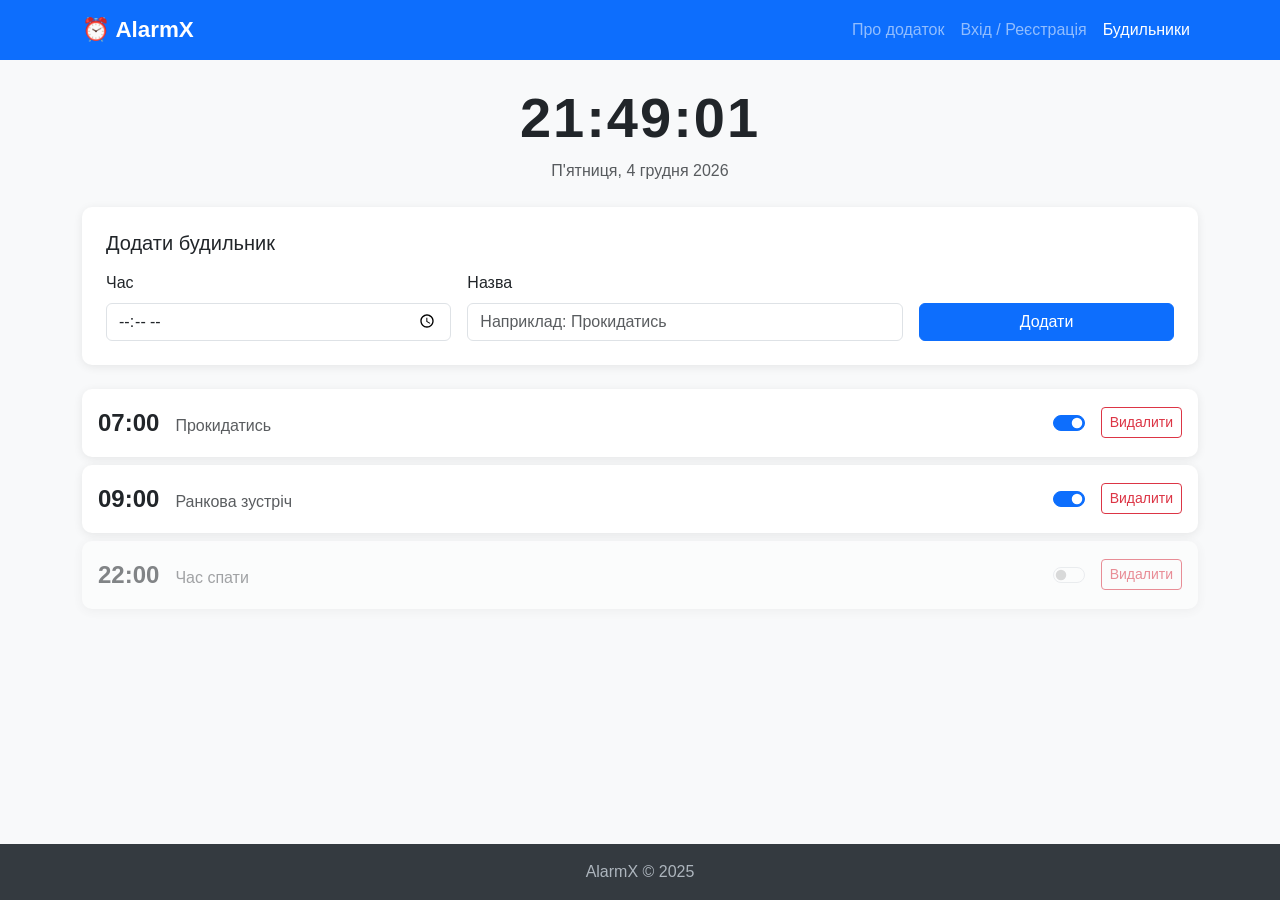
<file: index.html>
<!DOCTYPE html>
<html lang="uk">
<head>
    <meta charset="UTF-8">
    <meta name="viewport" content="width=device-width, initial-scale=1.0">
    <title>Будильники — AlarmX</title>
    <link rel="stylesheet" href="https://cdn.jsdelivr.net/npm/bootstrap@5.3.3/dist/css/bootstrap.min.css">
    <link rel="stylesheet" href="css/style.css">
</head>
<body>

<nav class="navbar navbar-expand-lg navbar-dark bg-primary">
    <div class="container">
        <a class="navbar-brand" href="about.html">⏰ AlarmX</a>
        <button class="navbar-toggler" type="button" data-bs-toggle="collapse" data-bs-target="#navMenu">
            <span class="navbar-toggler-icon"></span>
        </button>
        <div class="collapse navbar-collapse" id="navMenu">
            <ul class="navbar-nav ms-auto">
                <li class="nav-item"><a class="nav-link" href="about.html">Про додаток</a></li>
                <li class="nav-item" id="navLogin"><a class="nav-link" href="login.html">Вхід / Реєстрація</a></li>
                <li class="nav-item" id="navProfile" style="display:none"><a class="nav-link" href="profile.html">Профіль</a></li>
                <li class="nav-item"><a class="nav-link active" href="index.html">Будильники</a></li>
                <li class="nav-item" id="navLogout" style="display:none"><a class="nav-link" href="#">Вийти</a></li>
            </ul>
        </div>
    </div>
</nav>

<div class="container mt-4">

    <div class="text-center mb-4">
        <h1 id="clock">00:00:00</h1>
        <p id="clock-date" class="text-muted"></p>
    </div>

    <div class="card p-4 mb-4">
        <h5 class="mb-3">Додати будильник</h5>
        <div class="row g-3">
            <div class="col-md-4">
                <label class="form-label">Час</label>
                <input type="time" class="form-control" id="inputTime">
            </div>
            <div class="col-md-5">
                <label class="form-label">Назва</label>
                <input type="text" class="form-control" id="inputLabel" placeholder="Наприклад: Прокидатись">
            </div>
            <div class="col-md-3 d-flex align-items-end">
                <button class="btn btn-primary w-100" id="addBtn">Додати</button>
            </div>
        </div>
    </div>

    <div id="alarmList"></div>

</div>

<footer>
    <p class="mb-0">AlarmX &copy; 2025</p>
</footer>

<script src="https://cdn.jsdelivr.net/npm/bootstrap@5.3.3/dist/js/bootstrap.bundle.min.js"></script>
<script src="js/storage.js"></script>
<script src="js/nav.js"></script>
<script src="js/alarms-model.js"></script>
<script src="js/alarms-view.js"></script>
<script src="js/alarms-controller.js"></script>
<script src="js/app.js"></script>
</body>
</html>
</file>
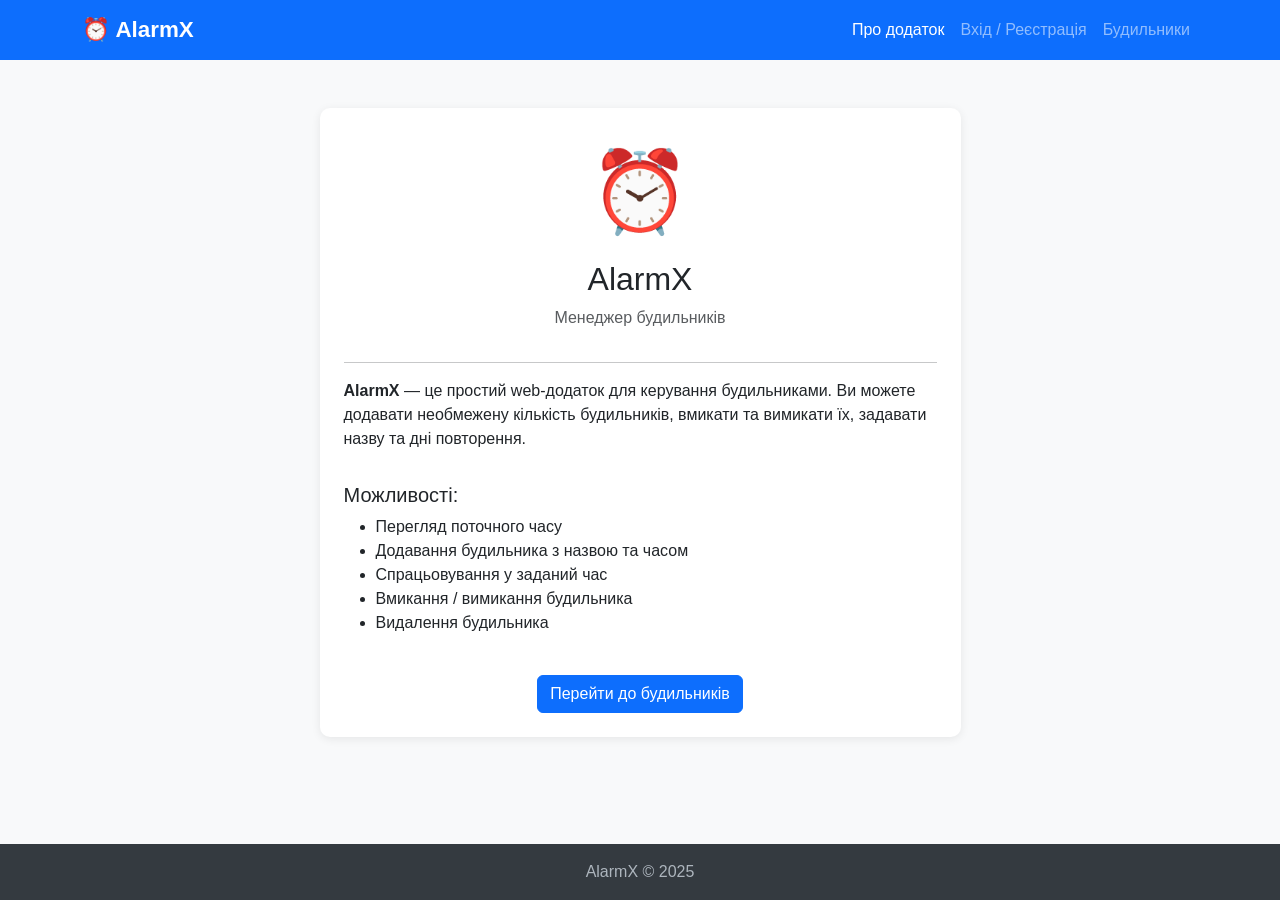
<file: about.html>
<!DOCTYPE html>
<html lang="uk">
<head>
    <meta charset="UTF-8">
    <meta name="viewport" content="width=device-width, initial-scale=1.0">
    <title>Про додаток — AlarmX</title>
    <link rel="stylesheet" href="https://cdn.jsdelivr.net/npm/bootstrap@5.3.3/dist/css/bootstrap.min.css">
    <link rel="stylesheet" href="css/style.css">
</head>
<body>

<nav class="navbar navbar-expand-lg navbar-dark bg-primary">
    <div class="container">
        <a class="navbar-brand" href="about.html">⏰ AlarmX</a>
        <button class="navbar-toggler" type="button" data-bs-toggle="collapse" data-bs-target="#navMenu">
            <span class="navbar-toggler-icon"></span>
        </button>
        <div class="collapse navbar-collapse" id="navMenu">
            <ul class="navbar-nav ms-auto">
                <li class="nav-item"><a class="nav-link active" href="about.html">Про додаток</a></li>
                <li class="nav-item" id="navLogin"><a class="nav-link" href="login.html">Вхід / Реєстрація</a></li>
                <li class="nav-item" id="navProfile" style="display:none"><a class="nav-link" href="profile.html">Профіль</a></li>
                <li class="nav-item"><a class="nav-link" href="index.html">Будильники</a></li>
                <li class="nav-item" id="navLogout" style="display:none"><a class="nav-link" href="#">Вийти</a></li>
            </ul>
        </div>
    </div>
</nav>

<div class="container mt-5">
    <div class="row justify-content-center">
        <div class="col-md-7">
            <div class="card p-4 text-center">

                <div style="font-size: 5rem;">⏰</div>
                <h2 class="mt-2">AlarmX</h2>
                <p class="text-muted">Менеджер будильників</p>

                <hr>

                <p class="text-start">
                    <strong>AlarmX</strong> — це простий web-додаток для керування будильниками.
                    Ви можете додавати необмежену кількість будильників, вмикати та вимикати їх,
                    задавати назву та дні повторення.
                </p>

                <h5 class="text-start mt-3">Можливості:</h5>
                <ul class="text-start">
                    <li>Перегляд поточного часу</li>
                    <li>Додавання будильника з назвою та часом</li>
                    <li>Спрацьовування у заданий час</li>
                    <li>Вмикання / вимикання будильника</li>
                    <li>Видалення будильника</li>
                </ul>

                <div class="mt-4">
                    <a href="index.html" class="btn btn-primary">Перейти до будильників</a>
                </div>

            </div>
        </div>
    </div>
</div>

<footer>
    <p class="mb-0">AlarmX &copy; 2025</p>
</footer>

<script src="https://cdn.jsdelivr.net/npm/bootstrap@5.3.3/dist/js/bootstrap.bundle.min.js"></script>
<script src="js/storage.js"></script>
<script src="js/nav.js"></script>
</body>
</html>
</file>
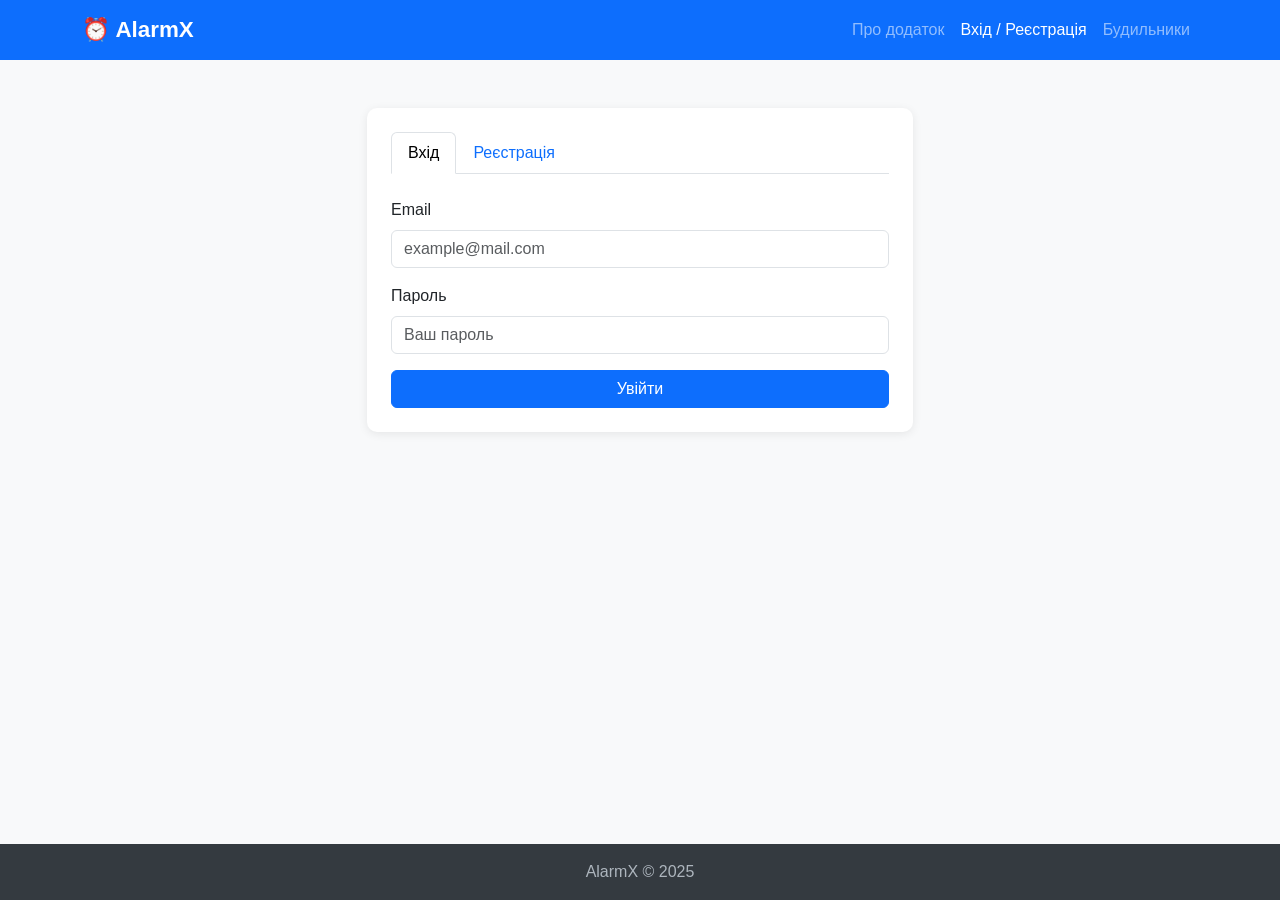
<file: login.html>
<!DOCTYPE html>
<html lang="uk">
<head>
    <meta charset="UTF-8">
    <meta name="viewport" content="width=device-width, initial-scale=1.0">
    <title>Вхід / Реєстрація — AlarmX</title>
    <link rel="stylesheet" href="https://cdn.jsdelivr.net/npm/bootstrap@5.3.3/dist/css/bootstrap.min.css">
    <link rel="stylesheet" href="css/style.css">
</head>
<body>

<nav class="navbar navbar-expand-lg navbar-dark bg-primary">
    <div class="container">
        <a class="navbar-brand" href="about.html">⏰ AlarmX</a>
        <button class="navbar-toggler" type="button" data-bs-toggle="collapse" data-bs-target="#navMenu">
            <span class="navbar-toggler-icon"></span>
        </button>
        <div class="collapse navbar-collapse" id="navMenu">
            <ul class="navbar-nav ms-auto">
                <li class="nav-item"><a class="nav-link" href="about.html">Про додаток</a></li>
                <li class="nav-item" id="navLogin"><a class="nav-link active" href="login.html">Вхід / Реєстрація</a></li>
                <li class="nav-item" id="navProfile" style="display:none"><a class="nav-link" href="profile.html">Профіль</a></li>
                <li class="nav-item"><a class="nav-link" href="index.html">Будильники</a></li>
                <li class="nav-item" id="navLogout" style="display:none"><a class="nav-link" href="#">Вийти</a></li>
            </ul>
        </div>
    </div>
</nav>

<div class="container mt-5">
    <div class="row justify-content-center">
        <div class="col-md-6">
            <div class="card p-4">

                <ul class="nav nav-tabs mb-4">
                    <li class="nav-item">
                        <button class="nav-link active" id="loginTab" onclick="showTab('login')">Вхід</button>
                    </li>
                    <li class="nav-item">
                        <button class="nav-link" id="registerTab" onclick="showTab('register')">Реєстрація</button>
                    </li>
                </ul>

                <form id="loginForm">
                    <div id="loginMsg" class="alert" style="display:none"></div>
                    <div class="mb-3">
                        <label class="form-label">Email</label>
                        <input type="email" class="form-control" id="loginEmail" placeholder="example@mail.com" required>
                    </div>
                    <div class="mb-3">
                        <label class="form-label">Пароль</label>
                        <input type="password" class="form-control" id="loginPassword" placeholder="Ваш пароль" required>
                    </div>
                    <div class="d-grid">
                        <button type="submit" class="btn btn-primary">Увійти</button>
                    </div>
                </form>

                <form id="registerForm" style="display: none;">
                    <div id="registerMsg" class="alert" style="display:none"></div>
                    <div class="mb-3">
                        <label class="form-label">Ім'я</label>
                        <input type="text" class="form-control" id="regName" placeholder="Введіть ваше ім'я" required>
                    </div>
                    <div class="mb-3">
                        <label class="form-label">Email</label>
                        <input type="email" class="form-control" id="regEmail" placeholder="example@mail.com" required>
                    </div>
                    <div class="mb-3">
                        <label class="form-label">Стать</label>
                        <select class="form-select" id="regGender" required>
                            <option value="" disabled selected>Оберіть стать</option>
                            <option value="Чоловіча">Чоловіча</option>
                            <option value="Жіноча">Жіноча</option>
                            <option value="Не вказувати">Не вказувати</option>
                        </select>
                    </div>
                    <div class="mb-3">
                        <label class="form-label">Дата народження</label>
                        <input type="date" class="form-control" id="regBirth" required>
                    </div>
                    <div class="mb-3">
                        <label class="form-label">Пароль</label>
                        <input type="password" class="form-control" id="regPassword" placeholder="Мінімум 8 символів" required>
                    </div>
                    <div class="d-grid">
                        <button type="submit" class="btn btn-primary">Зареєструватись</button>
                    </div>
                </form>

            </div>
        </div>
    </div>
</div>

<footer>
    <p class="mb-0 text-center">AlarmX &copy; 2025</p>
</footer>

<script src="https://cdn.jsdelivr.net/npm/bootstrap@5.3.3/dist/js/bootstrap.bundle.min.js"></script>
<script src="js/storage.js"></script>
<script src="js/nav.js"></script>
<script src="js/auth.js"></script>
</body>
</html>
</file>
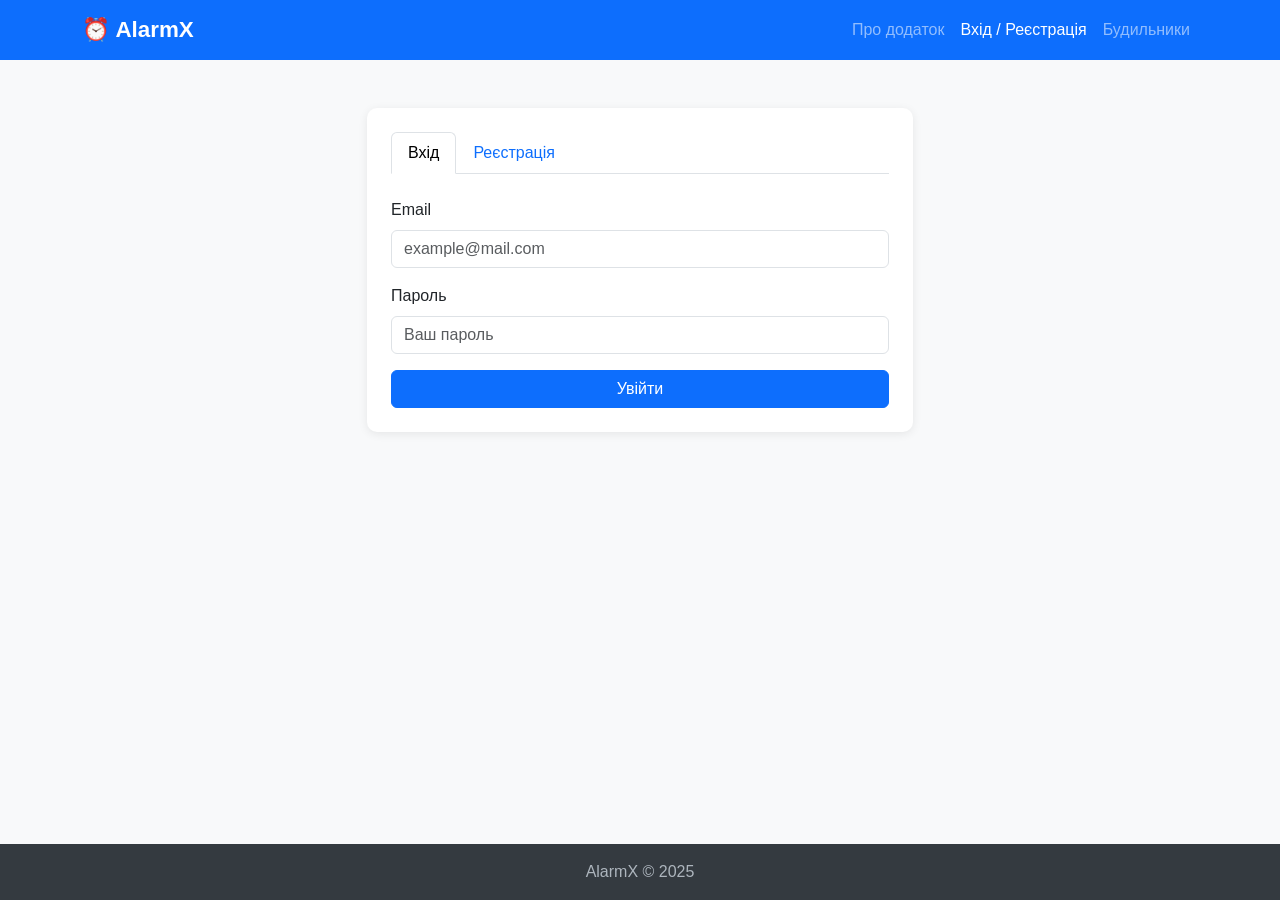
<file: profile.html>
<!DOCTYPE html>
<html lang="uk">
<head>
    <meta charset="UTF-8">
    <meta name="viewport" content="width=device-width, initial-scale=1.0">
    <title>Профіль — AlarmX</title>
    <link rel="stylesheet" href="https://cdn.jsdelivr.net/npm/bootstrap@5.3.3/dist/css/bootstrap.min.css">
    <link rel="stylesheet" href="css/style.css">
</head>
<body>

<nav class="navbar navbar-expand-lg navbar-dark bg-primary">
    <div class="container">
        <a class="navbar-brand" href="about.html">⏰ AlarmX</a>
        <button class="navbar-toggler" type="button" data-bs-toggle="collapse" data-bs-target="#navMenu">
            <span class="navbar-toggler-icon"></span>
        </button>
        <div class="collapse navbar-collapse" id="navMenu">
            <ul class="navbar-nav ms-auto">
                <li class="nav-item"><a class="nav-link" href="about.html">Про додаток</a></li>
                <li class="nav-item" id="navLogin"><a class="nav-link" href="login.html">Вхід / Реєстрація</a></li>
                <li class="nav-item" id="navProfile" style="display:none"><a class="nav-link active" href="profile.html">Профіль</a></li>
                <li class="nav-item"><a class="nav-link" href="index.html">Будильники</a></li>
                <li class="nav-item" id="navLogout" style="display:none"><a class="nav-link" href="#">Вийти</a></li>
            </ul>
        </div>
    </div>
</nav>

<div class="container mt-5">
    <div class="row justify-content-center">
        <div class="col-md-7">
            <div class="card p-4">
                <h3 class="mb-4 text-center">Профіль користувача</h3>
                <table class="table table-bordered">
                    <tbody>
                        <tr>
                            <th class="bg-light" style="width: 35%">Ім'я</th>
                            <td id="profileName">—</td>
                        </tr>
                        <tr>
                            <th class="bg-light">Email</th>
                            <td id="profileEmail">—</td>
                        </tr>
                        <tr>
                            <th class="bg-light">Стать</th>
                            <td id="profileGender">—</td>
                        </tr>
                        <tr>
                            <th class="bg-light">Дата народження</th>
                            <td id="profileBirth">—</td>
                        </tr>
                        <tr>
                            <th class="bg-light">Дата реєстрації</th>
                            <td id="profileRegistered">—</td>
                        </tr>
                        <tr>
                            <th class="bg-light">Кількість будильників</th>
                            <td id="profileAlarms">0</td>
                        </tr>
                    </tbody>
                </table>
                <div class="d-flex gap-2 mt-2">
                    <a href="index.html" class="btn btn-primary">До будильників</a>
                    <a href="login.html" id="profileLogout" class="btn btn-outline-secondary">Вийти</a>
                </div>
            </div>
        </div>
    </div>
</div>

<footer>
    <p class="mb-0">AlarmX &copy; 2025</p>
</footer>

<script src="https://cdn.jsdelivr.net/npm/bootstrap@5.3.3/dist/js/bootstrap.bundle.min.js"></script>
<script src="js/storage.js"></script>
<script src="js/nav.js"></script>
<script src="js/profile.js"></script>
<script>
    document.getElementById('profileLogout').addEventListener('click', function (e) {
        e.preventDefault();
        Storage.clearSession();
        window.location.href = 'login.html';
    });
</script>
</body>
</html>
</file>
<file: css/style.css>
body {
    background-color: #f8f9fa;
    font-family: Arial, sans-serif;
    min-height: 100vh;
    display: flex;
    flex-direction: column;
}

.navbar-brand {
    font-weight: bold;
    font-size: 1.4rem;
}

footer {
    background-color: #343a40;
    color: #adb5bd;
    text-align: center;
    padding: 16px 0;
    margin-top: auto;
}

footer p {
    text-align: center;
}

.card {
    border: none;
    border-radius: 10px;
    box-shadow: 0 2px 10px rgba(0, 0, 0, 0.08);
}

.alarm-item {
    transition: opacity 0.2s ease;
}

.alarm-item.inactive {
    opacity: 0.55;
}

.alarm-time {
    font-size: 1.5rem;
    font-weight: bold;
}

#clock {
    font-size: 3.5rem;
    font-weight: bold;
    letter-spacing: 2px;
}
</file>
